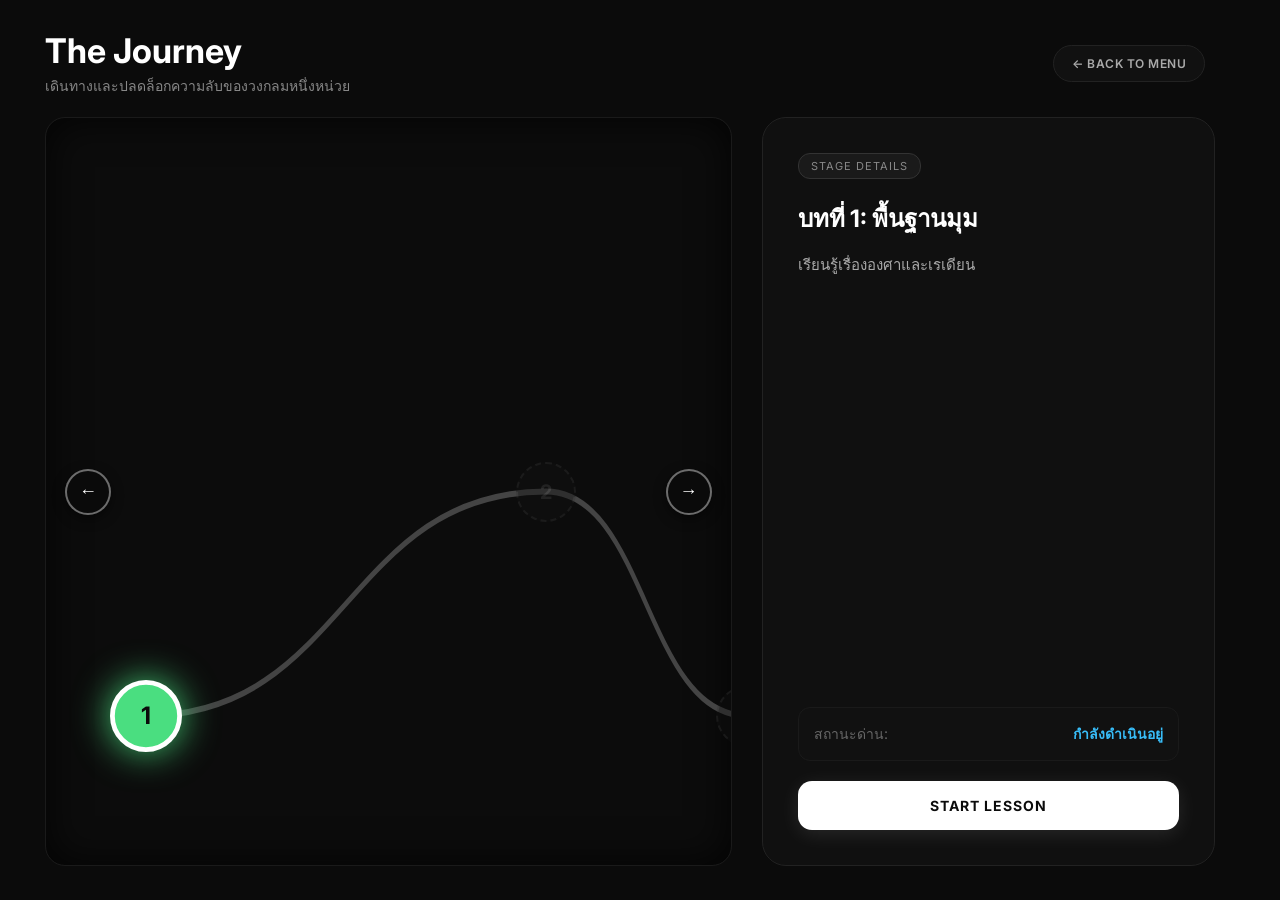
<file: learn.html>
<!DOCTYPE html>
<html lang="th">
<head>
    <meta charset="UTF-8">
    <meta name="viewport" content="width=device-width, initial-scale=1.0">
    <title>Trig - Pathway Map</title>
    <link rel="stylesheet" href="style/learn.css">
    <link href="https://fonts.googleapis.com/css2?family=Inter:wght@400;500;700&display=swap" rel="stylesheet">
</head>
<body>

    <main class="hero">
        <div class="container map-wrapper">
            
            <div class="top-row">
                <div class="title-text">
                    <h1>The Journey</h1>
                    <p>เดินทางและปลดล็อกความลับของวงกลมหนึ่งหน่วย</p>
                </div>

                <button class="btn-back" onclick="goBack()">← BACK TO MENU</button>
            </div>

            <div class="split-container">
                
                <div class="map-section">
                    <div class="scroll-controls">
                        <button class="btn-scroll" onclick="scrollMap(-300)" title="เลื่อนซ้าย">←</button>
                        <button class="btn-scroll" onclick="scrollMap(300)" title="เลื่อนขวา">→</button>
                    </div>

                    <button id="btnSelectNode" class="btn-select-node" onclick="openPopup()">ดูข้อมูลด่าน</button>

                    <div class="map-scroll-window" id="mapScrollWindow">
                        <div class="map-area">
                            <svg class="map-path" viewBox="0 0 2000 500" preserveAspectRatio="none">
                                <path d="M 100 400 C 300 400, 300 250, 500 250 C 600 250, 600 400, 700 400 C 800 400, 800 150, 900 150 C 1100 150, 1100 350, 1300 350 C 1500 350, 1500 200, 1700 200 C 1800 200, 1850 300, 1900 300" 
                                      fill="none" stroke="#444" stroke-width="4" />
                            </svg>

                            <button class="map-node unlocked" style="left: 5%; top: 80%;" data-title="บทที่ 1" onclick="selectLesson(1)">1</button>
                            <button class="map-node locked" style="left: 25%; top: 50%;" data-title="บทที่ 2" onclick="selectLesson(2)">2</button>
                            <button class="map-node locked" style="left: 35%; top: 80%;" data-title="บทที่ 3" onclick="selectLesson(3)">3</button>
                            <button class="map-node locked" style="left: 45%; top: 30%;" data-title="บทที่ 4" onclick="selectLesson(4)">4</button>
                            <button class="map-node locked" style="left: 65%; top: 70%;" data-title="บทที่ 5" onclick="selectLesson(5)">5</button>
                            <button class="map-node locked" style="left: 85%; top: 40%;" data-title="บทที่ 6" onclick="selectLesson(6)">6</button>
                            <button class="map-node treasure locked" style="left: 95%; top: 60%;" data-title="บททดสอบสุดท้าย" onclick="selectLesson(7)">X</button>
                        </div>
                    </div>
                </div>

                <div class="info-section" id="infoSection">
                    <button class="btn-close-popup" onclick="closePopup()">×</button>
    
                    <div class="info-badge">STAGE DETAILS</div>
                    <h2 id="infoTitle">เลือกบทเรียน</h2>
                    <p id="infoDesc">คลิกเลือกตัวเลขด่านบนแผนที่ทางฝั่งซ้าย เพื่อดูรายละเอียดเนื้อหาและเงื่อนไขการเข้าเรียน</p>
                    
                    <div class="info-status-box">
                        <span class="status-label">สถานะด่าน:</span>
                        <span id="infoStatus" class="status-value">-</span>
                    </div>

                    <button class="btn-start-disabled" id="btnStartLesson" onclick="startCurrentLesson()">
                        START LESSON
                    </button>
                </div>

            </div>
        </div>
    </main>

    <script src="script.js"></script>
</body>
</html>
</file>
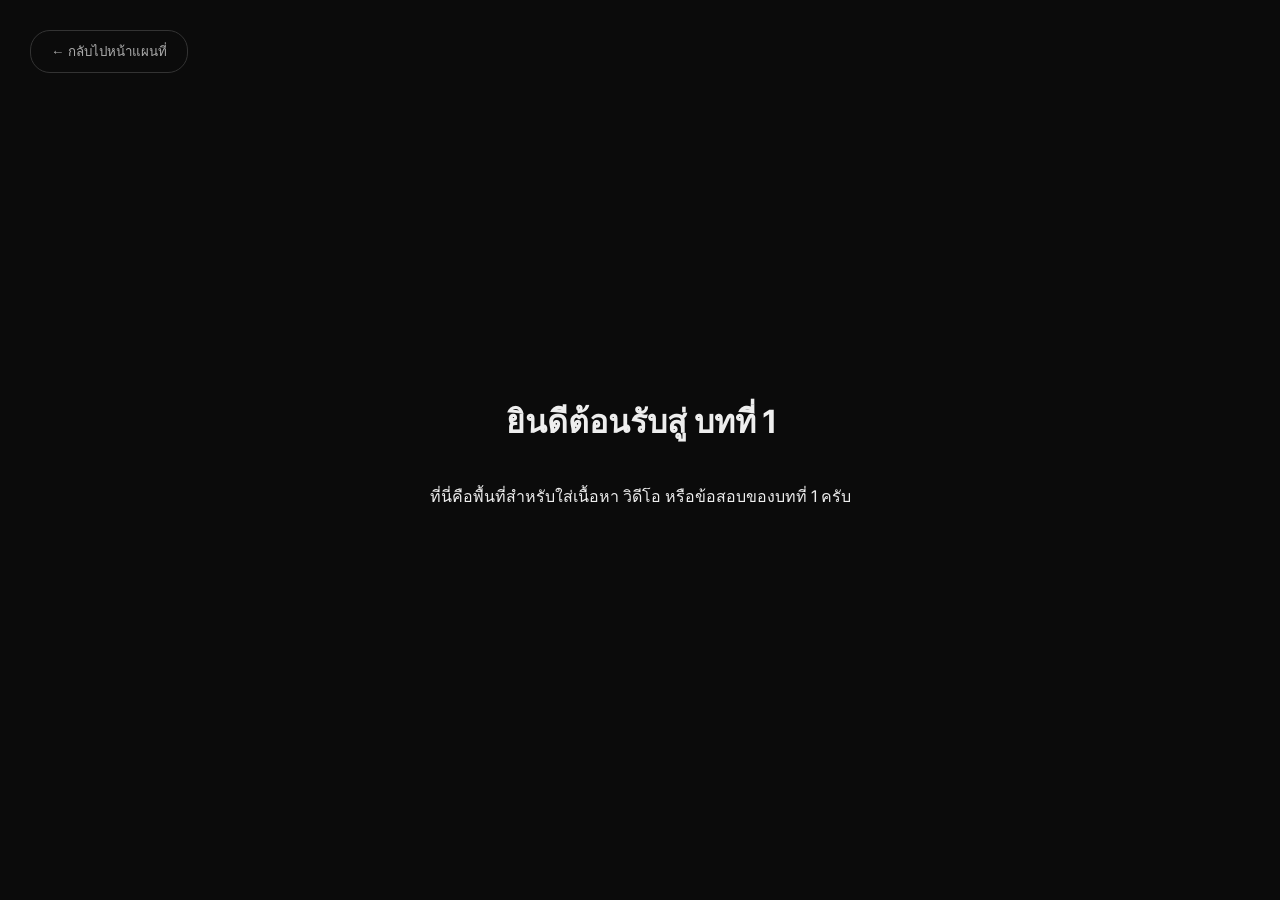
<file: learn_stage_1.html>
<!DOCTYPE html>
<html lang="th">
<head>
    <meta charset="UTF-8">
    <meta name="viewport" content="width=device-width, initial-scale=1.0">
    <title>Stage 1 - พื้นฐานมุม</title>
    <link href="https://fonts.googleapis.com/css2?family=Inter:wght@400;500;700&display=swap" rel="stylesheet">
    <style>
        body {
            margin: 0;
            font-family: 'Inter', sans-serif;
            background-color: #0b0b0b; 
            color: #eee;
            height: 100dvh;
            display: flex;
            flex-direction: column;
            align-items: center;
            justify-content: center;
        }

        .btn-back {
            position: absolute;
            top: 30px;
            left: 30px;
            background: transparent;
            color: #aaa;
            border: 1px solid #333;
            padding: 10px 20px;
            border-radius: 20px;
            cursor: pointer;
            transition: 0.3s;
            font-weight: 500;
        }

        .btn-back:hover {
            background: #fff;
            color: #000;
        }
    </style>
</head>
<body>

    <button class="btn-back" onclick="goBackToMap()">← กลับไปหน้าแผนที่</button>

    <h1>ยินดีต้อนรับสู่ บทที่ 1</h1>
    <p>ที่นี่คือพื้นที่สำหรับใส่เนื้อหา วิดีโอ หรือข้อสอบของบทที่ 1 ครับ</p>

    <script>
        function goBackToMap() {
            try {
            // เช็กว่ามีหน้าต่างหลักครอบอยู่ไหม แล้วสั่งสลับกลับไปหน้าแผนที่ ('learn') ตรงๆ
                if (window.parent && typeof window.parent.switchPage === 'function') {
                    window.parent.switchPage('learn');
                } else {
                // แผนสำรองหากเปิดทดสอบไฟล์แยกเดี่ยว
                    window.location.href = 'learn.html';
                }
            } catch (e) {
                console.error("เกิดข้อผิดพลาดในการกดย้อนกลับ:", e);
            }
        }
    </script>
</body>
</html>
</file>
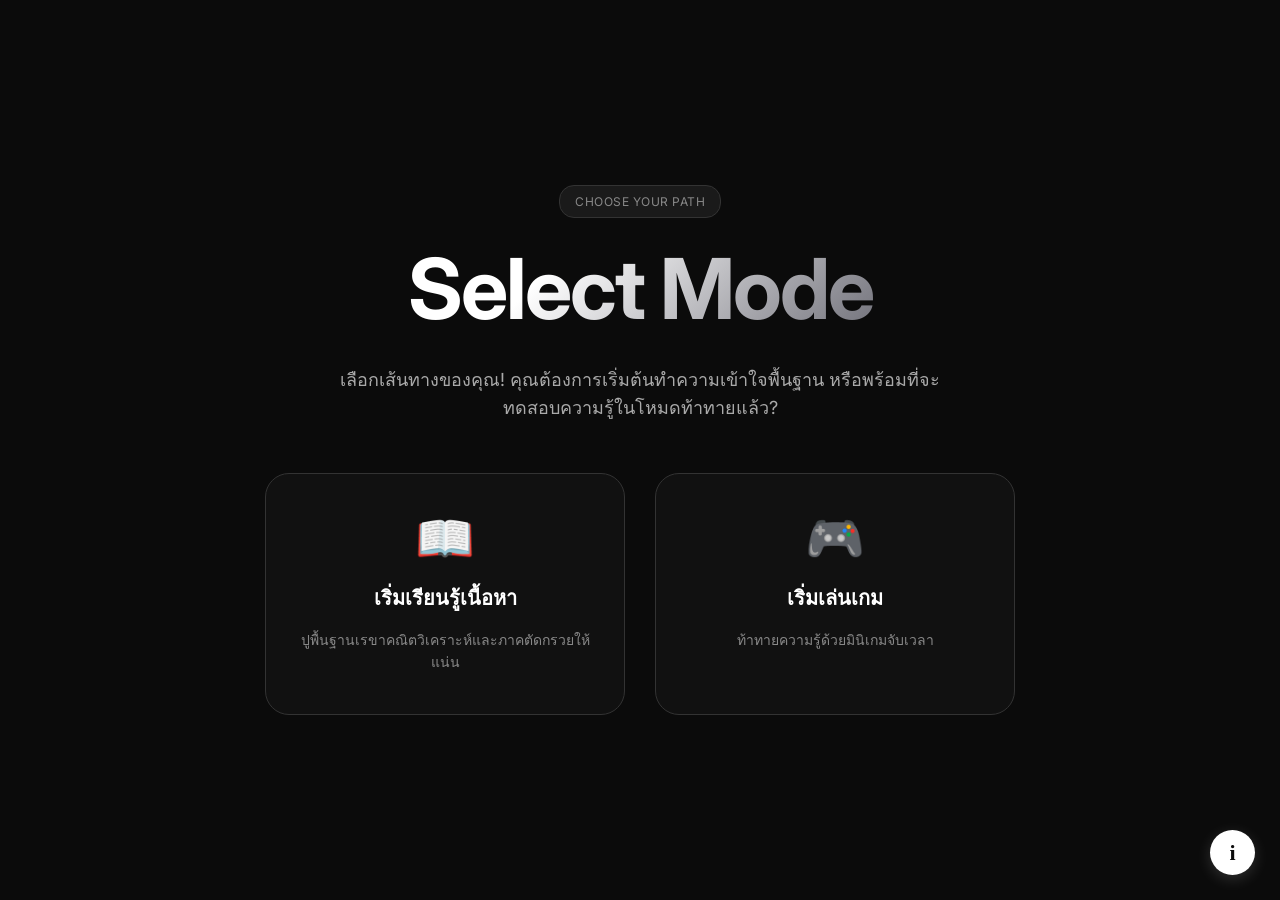
<file: menu.html>
<!DOCTYPE html>
<html lang="th">
<head>
    <meta charset="UTF-8">
    <meta name="viewport" content="width=device-width, initial-scale=1.0">
    <title>Trig Game - Main Menu</title>
    <link rel="stylesheet" href="style/main.css">
    <link href="https://fonts.googleapis.com/css2?family=Inter:wght@400;500;700&display=swap" rel="stylesheet">
</head>
<body>



    <main class="hero">
        <div class="container">
            <div class="beta-notice">CHOOSE YOUR PATH</div>
            <h1>Select Mode</h1>
            
            <p class="description-text">
                เลือกเส้นทางของคุณ! คุณต้องการเริ่มต้นทำความเข้าใจพื้นฐาน หรือพร้อมที่จะทดสอบความรู้ในโหมดท้าทายแล้ว?
            </p>
            
            <div class="mode-cards">
                <button class="mode-card" onclick="goToLearn()">
                    <div class="card-icon">📖</div>
                    <h3>เริ่มเรียนรู้เนื้อหา</h3>
                    <span class="card-desc">ปูพื้นฐานเรขาคณิตวิเคราะห์และภาคตัดกรวยให้แน่น</span>
                </button>

                <button class="mode-card" onclick="goToGame()">
                    <div class="card-icon">🎮</div>
                    <h3>เริ่มเล่นเกม</h3>
                    <span class="card-desc">ท้าทายความรู้ด้วยมินิเกมจับเวลา</span>
                </button>
            </div>
        </div>
    </main>

    <button class="btn-ref-circle" onclick="showReference()" title="📚 อ้างอิง">
        i
    </button>

    <script src="script.js"></script>
</body>
</html>
</file>
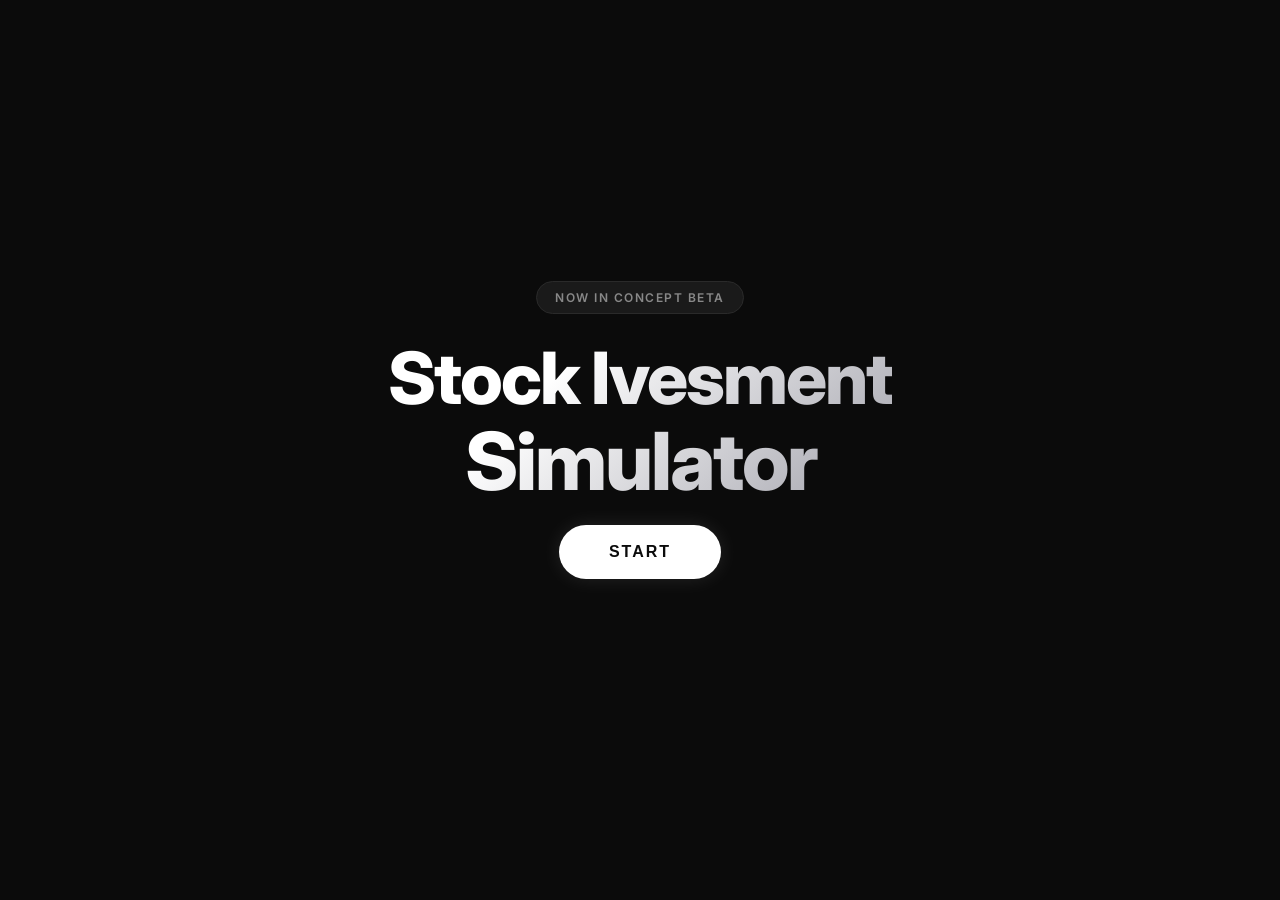
<file: start.html>
<!DOCTYPE html>
<html lang="th">
<head>
    <meta charset="UTF-8">
    <meta name="viewport" content="width=device-width, initial-scale=1.0">
    <title>Trig</title>
    
    <link rel="stylesheet" href="style/start.css">    
    
    <link rel="preconnect" href="https://fonts.googleapis.com">
    <link rel="preconnect" href="https://fonts.gstatic.com" crossorigin>
    <link href="https://fonts.googleapis.com/css2?family=Inter:wght@400;500;700&display=swap" rel="stylesheet">
</head>
<body>

    <main class="hero">
        <div class="container">
            <div class="beta-notice">NOW IN CONCEPT BETA</div>
            <h1 class="main-title">
                Stock Ivesment <br> 
                <span class="highlight">Simulator</span>
            </h1>
            
            <div class="cta-buttons">
                <button class="btn-primary" onclick="startGame()">START</button>
            </div>
        </div>
    </main>

    <script src="script.js"></script>
</body>
</html>
</file>
<file: style/learn.css>
/* =========================================
   1. THE SETUP & GLOBALS
   ========================================= */
   html {
    background-color: #0b0b0b; /* ล็อกสีพื้นหลังสุดให้เป็นสีดำกลมกลืนกับตัวเว็บ */
}
/* ใส่ไว้ส่วนบนๆ ของไฟล์ CSS */
body {
    opacity: 0; /* สั่งให้ซ่อนไว้ก่อนตั้งแต่ยังไม่เริ่มวาดหน้า */
    animation: fadeIn 0.4s ease-out forwards; /* เรียกใช้แอนิเมชันให้สว่างขึ้น */
}

@keyframes fadeIn {
    from { opacity: 0; }
    to { opacity: 1; }
}
* {
    box-sizing: border-box;
}
body {
    margin: 0;
    font-family: 'Inter', sans-serif;
    background-color: #0b0b0b;
    color: #eee;
    overflow: hidden; 
    width: 100vw;       /* 🔴 ล็อกความกว้างตัวบอร์ดี้เท่าหน้าจอจริง */
    height: 100dvh; 
    display: flex;
    flex-direction: column;
    -webkit-user-select: none;
    user-select: none;
}

body::before {
    content: '';
    position: fixed;
    top: 0; left: 0; width: 100%; height: 100%;
    background-image: linear-gradient(#1a1a1a 1px, transparent 1px), linear-gradient(90deg, #1a1a1a 1px, transparent 1px);
    background-size: 50px 50px;
    opacity: 0.15; z-index: -2;
    z-index: -2;
}

/* =========================================
   2. TOP ROW: จัดเนื้อหาแยกฝั่งซ้าย - ขวา
   ========================================= */
.top-row {
    display: flex;
    justify-content: space-between; 
    align-items: center;           
    width: 100%;                   
    margin-top: 0; 
    margin-bottom: 20px;     
    padding-right: 10px; /* 🟢 ดึงปุ่ม BACK TO MENU ให้ห่างขอบขวาเพิ่มขึ้นอีกหน่อย */
    text-align: left;              
    flex-shrink: 0;                
}

.title-text h1 {
    font-size: 34px;
    font-weight: 700;
    margin: 0 0 4px 0;       
    color: #fff;
}

.title-text p {
    color: #888;
    margin: 0;
    font-size: 14px;
}

.btn-back {
    background: #111;
    color: #aaa;
    border: 1px solid #222;
    padding: 10px 18px;
    border-radius: 20px;
    font-size: 12px;
    font-weight: 600;
    letter-spacing: 0.5px;
    cursor: pointer;
    transition: all 0.3s ease;
    font-family: 'Inter', sans-serif;
    white-space: nowrap; 
}

.btn-back:hover {
    background: #ffffff;
    color: #0b0b0b;
    border-color: #ffffff;
    box-shadow: 0 4px 15px rgba(255, 255, 255, 0.1);
}

/* =========================================
   3. MAP CONTAINER, SPLIT LAYOUT & SCROLL
   ========================================= */
.hero {
    width: 100vw;                  
    height: 100vh;                 
    display: flex; 
    flex-direction: column;
    justify-content: flex-start; 
    align-items: stretch;          
    
    /* 🟢 ปรับตรงนี้: เพิ่ม padding ฝั่งขวา (ตัวเลขที่สอง) จาก 40px เป็น 60px หรือ 70px */
    /* เรียงลำดับเป็น: บน(30px) ขวา(65px) ล่าง(24px) ซ้าย(45px) */
    padding: 30px 65px 24px 45px;  
    
    overflow: hidden; 
}

.map-wrapper {
    width: 100%; 
    height: 100%; 
    display: flex; 
    flex-direction: column; 
    align-items: stretch;          /* 🔴 เปลี่ยนเป็น stretch เพื่อคุมระเบียบแถว */
    animation: fadeUp 0.8s ease-out forwards;
    min-height: 0; 
    min-width: 0;                  /* 🔴 ป้องกันการขยายตัวเกินขอบเขต Flex */
}

@keyframes fadeUp {
    from { opacity: 0; transform: translateY(20px); }
    to { opacity: 1; transform: translateY(0); }
}

/* กล่องแบ่งโครงสร้างหน้าจอ ซ้าย/ขวา */
.split-container {
    display: flex;
    width: 100%;
    gap: 30px;
    flex-grow: 1;
    min-height: 0;                 /* ล็อกความสูงไม่ให้เกินขอบล่างหน้าจอ */
    min-width: 0;                  /* 🔴 ป้องกันแผนที่ด้านในดันความกว้างกล่องแตก */
    margin-bottom: 10px;
}

/* โซนแผนที่ (ฝั่งซ้าย) */
.map-section {
    flex: 1.8; 
    display: flex;
    flex-direction: column;
    min-width: 0;
    min-height: 0;
    position: relative;      
}

.scroll-controls {
    position: absolute;
    top: 50%; /* จัดให้อยู่กึ่งกลางแนวตั้งของช่องเลือกด่าน */
    left: 0;
    right: 0;
    transform: translateY(-50%);
    display: flex;
    justify-content: space-between; /* แยกปุ่มซ้าย-ขวา ไปไว้ที่ขอบสองฝั่ง */
    padding: 0 20px; /* เว้นระยะห่างจากขอบกล่องเข้ามานิดนึง */
    z-index: 30; /* ดันให้อยู่เลเยอร์บนสุด เหนือเส้น SVG และวงกลมด่าน */
    pointer-events: none; /* 🌟 สำคัญมาก: ป้องกันไม่ให้กล่องเปล่าๆ ไปบังการจิ้มเลือกด่าน */
}

/* 3. ปรับแต่งปุ่มลูกศรให้เป็นวงกลมลอยแบบพรีเมียม */
.btn-scroll {
    pointer-events: auto; /* เปิดให้ตัวปุ่มสามารถกดคลิกได้ปกติ */
    width: 46px;
    height: 46px;
    background-color: rgba(11, 11, 11, 0.8); /* สีดำโปร่งแสง เนียนไปกับพื้นหลัง */
    border: 2px solid rgba(255, 255, 255, 0.4);
    color: #ffffff;
    border-radius: 50%; /* เปลี่ยนปุ่มเป็นวงกลมโมเดิร์น */
    font-size: 18px;
    font-weight: bold;
    cursor: pointer;
    display: flex;
    align-items: center;
    justify-content: center;
    transition: all 0.2s ease;
    box-shadow: 0 4px 12px rgba(0, 0, 0, 0.5); /* ใส่เงาให้ปุ่มดูลอยขึ้นมาจากแผนที่ */
}

/* เอฟเฟกต์ตอนเอาเมาส์ไปชี้ปุ่ม */
.btn-scroll:hover {
    background-color: #ffffff;
    color: #0b0b0b;
    border-color: #ffffff;
    transform: scale(1.1); /* ขยายใหญ่ขึ้นเล็กน้อยตอนชี้ */
    box-shadow: 0 0 15px rgba(255, 255, 255, 0.4);
}

/* เอฟเฟกต์ตอนกดคลิกปุ่ม */
.btn-scroll:active {
    transform: scale(0.95);
}
/* กรอบเลื่อนหน้าต่างแผนที่ */
.map-scroll-window {
    width: 100%;
    flex-grow: 1;
    overflow-x: auto;  
    overflow-y: hidden;
    border-radius: 20px;
    background-color: rgba(15, 15, 15, 0.5);
    border: 1px solid #1a1a1a;
    box-shadow: inset 0 0 40px rgba(0,0,0,0.8); 
    min-height: 0;                 /* 🔴 เปิดทางให้ระบบ Scroll ทำงานได้อย่างถูกต้อง */
}

/* ตกแต่งแถบเลื่อนเฉพาะฝั่งแผนที่ */
.map-scroll-window::-webkit-scrollbar { height: 6px; }
.map-scroll-window::-webkit-scrollbar-track { background: #0f0f0f; border-radius: 10px; }
.map-scroll-window::-webkit-scrollbar-thumb { background: #222; border-radius: 10px; }
.map-scroll-window::-webkit-scrollbar-thumb:hover { background: #444; }

.map-area {
    position: relative;
    width: 2000px; 
    height: 100%; 
}

.map-path {
    position: absolute;
    top: 0; left: 0;
    width: 100%; height: 100%;
    z-index: 1;
}

/* =========================================
   4. INFO PANEL (กล่องข้อมูลฝั่งขวา)
   ========================================= */
.info-section {
    flex: 1; 
    background: rgba(20, 20, 20, 0.6);
    border: 1px solid #222;
    border-radius: 24px;
    padding: 35px;
    display: flex;
    flex-direction: column;
    align-items: flex-start;
    text-align: left;
    backdrop-filter: blur(10px);
    min-height: 0;
    min-width: 0;                  /* 🔴 ป้องกันกล่องข้อมูลโดนบีบหาย */
}

.info-badge {
    font-size: 11px;
    color: #888;
    background: #1a1a1a;
    padding: 5px 12px;
    border-radius: 12px;
    border: 1px solid #333;
    margin-bottom: 20px;
    letter-spacing: 1px;
    flex-shrink: 0;
}

.info-section h2 {
    font-size: 24px;
    font-weight: 700;
    margin: 0 0 15px 0;
    color: #fff;
    flex-shrink: 0;
}

.info-section p {
    font-size: 15px;
    color: #aaa;
    line-height: 1.6;
    margin: 0 0 25px 0;
    flex-grow: 1; 
    overflow-y: auto; 
}

.info-status-box {
    width: 100%;
    background: #111;
    border: 1px solid #1a1a1a;
    border-radius: 12px;
    padding: 15px;
    display: flex;
    justify-content: space-between;
    align-items: center;
    margin-bottom: 20px;
    flex-shrink: 0;
}

.status-label { font-size: 14px; color: #666; }
.status-value { font-size: 14px; font-weight: 600; }

/* ดีไซน์ปุ่มกดเริ่มบทเรียนด้านล่างสุด */
.btn-start-disabled {
    width: 100%;
    padding: 16px;
    border-radius: 14px;
    font-size: 14px;
    font-weight: 700;
    letter-spacing: 1px;
    border: none;
    background-color: #222;
    color: #555;
    cursor: not-allowed;
    transition: all 0.3s ease;
    font-family: 'Inter', sans-serif;
    flex-shrink: 0;
}

.btn-start-active {
    width: 100%;
    padding: 16px;
    border-radius: 14px;
    font-size: 14px;
    font-weight: 700;
    letter-spacing: 1px;
    border: none;
    background-color: #ffffff;
    color: #0b0b0b;
    cursor: pointer;
    transition: all 0.3s ease;
    font-family: 'Inter', sans-serif;
    box-shadow: 0 4px 20px rgba(255, 255, 255, 0.1);
    flex-shrink: 0;
}

.btn-start-active:hover {
    transform: translateY(-2px);
    box-shadow: 0 6px 25px rgba(255, 255, 255, 0.2);
}

/* =========================================
   5. MAP NODES (จุดบนแผนที่ยังใช้โค้ดเดิม)
   ========================================= */
.map-node {
    position: absolute;
    width: 60px; height: 60px;
    border-radius: 50%;
    transform: translate(-50%, -50%);
    z-index: 2;
    display: flex; justify-content: center; align-items: center;
    font-size: 20px; font-weight: 700;
    font-family: 'Inter', sans-serif;
    cursor: pointer;
    transition: all 0.3s ease;
}
.map-node.unlocked { background-color: #0b0b0b; color: #fff; border: 2px solid #fff; }
.map-node.unlocked:hover { background-color: #1a1a1a; transform: translate(-50%, -50%) scale(1.1); }
.map-node.active { background-color: #fff; color: #0b0b0b; border: none; box-shadow: 0 0 20px rgba(255, 255, 255, 0.4); animation: pulse 2s infinite; }
.map-node.active:hover { transform: translate(-50%, -50%) scale(1.15); }

@keyframes pulse {
    0% { box-shadow: 0 0 0 0 rgba(255, 255, 255, 0.4); }
    70% { box-shadow: 0 0 0 15px rgba(255, 255, 255, 0); }
    100% { box-shadow: 0 0 0 0 rgba(255, 255, 255, 0); }
}

.map-node.locked { background-color: #0b0b0b; color: #444; border: 2px dashed #444; cursor: not-allowed; }
.map-node.treasure { font-family: serif; font-size: 28px; background-color: transparent; border: none; color: #444; }

.map-node::after { display: none; }


/* =========================================
   🌟 MARKER อัปเกรด: มาร์กด่านปัจจุบันให้เห็นชัดเจนแบบถาวร
   ========================================= */
.map-node.active {
    background-color: #4ade80 !important; /* เปลี่ยนเป็นสีเขียวสว่างเด่นๆ */
    color: #0b0b0b !important; /* ตัวหนังสือสีดำให้ตัดกัน */
    border: 4px solid #ffffff !important; /* ขอบหนาสีขาว */
    box-shadow: 0 0 30px rgba(74, 222, 128, 0.9) !important; /* แสงเรืองรองรอบๆ */
    transform: translate(-50%, -50%) scale(1.2) !important; /* ขยายขนาดวงกลมค้างไว้ */
    z-index: 10 !important; /* ดันให้อยู่เลเยอร์หน้าสุดเสมอ */
}

/* 📍 เพิ่มหมุดลอยเด้งๆ ชี้เป้าด่านที่เลือกไว้ */
.map-node.active::before {
    position: absolute;
    top: -45px;
    font-size: 28px;
    animation: floatPin 1.5s ease-in-out infinite; /* สั่งให้เด้งขึ้นลงสมูทๆ */
    filter: drop-shadow(0 4px 6px rgba(0,0,0,0.5));
}

/* แอนิเมชันสำหรับหมุดเด้ง */
@keyframes floatPin {
    0%, 100% { transform: translateY(0); }
    50% { transform: translateY(-10px); }
}

/* ซ่อนปุ่ม Select และปุ่มปิดป๊อปอัพ บนหน้าจอคอมพิวเตอร์ปกติ */
.btn-select-node { display: none; }
.btn-close-popup { display: none; }

/* =========================================
   📱 โหมดแท็บเล็ตและมือถือ (iPad / Safari Fix) - หน้า Learn
   ========================================= */
/* =========================================
   📱 อัปเดตแก้ปัญหาติดขอบล่างบน iPad (ในไฟล์ style/learn.css)
   ========================================= */
@media (max-width: 1024px) {
    
    /* 📍 1. หักลบความสูงของพื้นที่แสดงผลรวมลงอีก เพื่อไม่ให้กล่องหลักไปเบียดชิดขอบล่าง */
    .split-container {
        flex-direction: column;
        overflow: hidden;
        margin: 0 !important;
        /* เปลี่ยนจาก -80px เป็นคำสั่งด้านล่างนี้ เพื่อเว้นพื้นที่ด้านล่างเพิ่มขึ้น */
        height: calc(100dvh - 110px - env(safe-area-inset-bottom)) !important; 
    }

    /* 📍 2. เพิ่มพื้นที่ว่างใต้แผนที่ เพื่อดันให้วงกลมด่านต่างๆ ลอยสูงขึ้น ไม่ติดขอบล่างของกล่อง */
    .map-scroll-window {
        padding-bottom: 90px !important; /* ดันเนื้อหาและวงกลมด่านด้านล่างขึ้นมา */
    }

    /* 📍 3. ขยับปุ่มสีเขียว "ดูข้อมูลด่าน" ให้ลอยสูงขึ้นพ้นจากแถบสไลด์หน้าจอของ iPad */
    .btn-select-node {
        display: block;
        position: fixed;
        left: 50%;
        transform: translateX(-50%);
        z-index: 90;
        background-color: #4ade80;
        color: #0b0b0b;
        border: none;
        padding: 14px 28px;
        font-size: 15px;
        font-weight: bold;
        border-radius: 50px;
        box-shadow: 0 8px 25px rgba(74, 222, 128, 0.4);
        
        /* 🛠️ ปรับตรงนี้: ขยับความสูงจากขอบล่างเพิ่มขึ้นจาก 50px เป็น 85px */
        bottom: calc(85px + env(safe-area-inset-bottom)) !important; 
    }

    /* 📍 4. เพิ่มพื้นที่ด้านล่างสุดข้างใน Pop-up ข้อมูลด่าน ให้ตัวหนังสือโปร่งและลอยสูงขึ้น */
    .info-section {
        position: fixed;
        bottom: -100%; 
        left: 0;
        width: 100%;
        height: auto;
        max-height: 70dvh; /* ปรับลดความสูงป๊อปอัพลงเล็กน้อยไม่ให้บังมิดจอ */
        overflow-y: auto; 
        -webkit-overflow-scrolling: touch;
        background-color: #111111;
        border-top: 1px solid #333;
        border-top-left-radius: 25px;
        border-top-right-radius: 25px;
        z-index: 100;
        transition: bottom 0.4s cubic-bezier(0.25, 1, 0.5, 1);
        box-shadow: 0 -10px 40px rgba(0, 0, 0, 0.9);
        
        /* 🛠️ ปรับตรงนี้: เพิ่มระยะขอบล่างสุดในป๊อปอัพจาก 50px เป็น 90px เพื่อหนีขอบจอ */
        padding: 35px 25px calc(90px + env(safe-area-inset-bottom)) 25px !important; 
    }

    .info-section.show-popup {
        bottom: 0;
    }
}
</file>
<file: style/main.css>
/* =========================================
   1. THE SETUP & GLOBALS
   ========================================= */
html {
    background-color: #0b0b0b; 
}

* { 
    box-sizing: border-box; 
}

body {
    margin: 0;
    font-family: 'Inter', sans-serif;
    background-color: #0b0b0b;
    color: #eee;
    overflow: hidden; /* 🌟 บังคับล็อกห้ามมี Scrollbar ทุกชนิดบนหน้าจอคอม */
    height: 100dvh; 
    display: flex;
    flex-direction: column;
    -webkit-user-select: none;
    user-select: none;
    
    opacity: 0;
    animation: fadeIn 0.4s ease-out forwards;
}

@keyframes fadeIn {
    from { opacity: 0; }
    to { opacity: 1; }
}

body::before {
    content: '';
    position: fixed;
    top: 0;
    left: 0;
    width: 100%;
    height: 100%;
    background-image: linear-gradient(#1a1a1a 1px, transparent 1px), linear-gradient(90deg, #1a1a1a 1px, transparent 1px);
    background-size: 50px 50px;
    opacity: 0.15;
    z-index: -2;
}

/* =========================================
   2. HEADER & LOGO
   ========================================= */
header {
    background-color: transparent;
    padding: 30px 0;
    border-bottom: 1px solid #1a1a1a;
    width: 100%;
    flex-shrink: 0; 
}

header .container { 
    justify-content: flex-start; 
    align-items: center; 
    display: flex;
    padding: 0 40px;
}

.logo {
    font-size: 18px;
    font-weight: 700;
    letter-spacing: 1px;
    color: #fff;
}

.logo .platform { 
    color: #888; 
    font-weight: 400; 
}

/* =========================================
   3. REFERENCE BUTTON ('i')
   ========================================= */
button { font-family: 'Inter', sans-serif; }

.btn-ref-circle {
    width: 45px;
    height: 45px;
    background-color: #ffffff;
    color: #0b0b0b;
    border-radius: 50%;
    position: fixed;
    bottom: 25px;
    right: 25px;
    z-index: 100;
    font-family: serif;
    font-weight: bold;
    font-size: 22px;
    /* font-style: italic; */
    display: flex;
    align-items: center;
    justify-content: center;
    box-shadow: 0 4px 15px rgba(255, 255, 255, 0.15);
    transition: all 0.3s ease;
    border: none;
    cursor: pointer;
}

.btn-ref-circle:hover { 
    background-color: #f4f4f5;
    transform: scale(1.1) translateY(-3px);
    box-shadow: 0 8px 25px rgba(255, 255, 255, 0.3);
}

/* =========================================
   4. HERO SECTION & TYPOGRAPHY
   ========================================= */
.hero {
    flex-grow: 1; 
    display: flex;
    flex-direction: column;
    justify-content: center;
    align-items: center;
    text-align: center;
    position: relative;
    padding: 0;
    overflow: hidden; /* 🌟 ป้องกันองค์ประกอบภายในดันจนเกิด Scrollbar */
}
.hero .container { 
    flex-direction: column; 
    align-items: center; 
    display: flex;
    animation: fadeUp 1s ease-out forwards;
    width: 100%;
}

@keyframes fadeUp {
    from { opacity: 0; transform: translateY(30px); }
    to { opacity: 1; transform: translateY(0); }
}

.beta-notice {
    font-size: 12px;
    color: #888;
    background-color: #1a1a1a;
    padding: 8px 15px;
    border-radius: 15px;
    margin-bottom: 25px;
    letter-spacing: 0.5px;
    border: 1px solid #333;
}

h1 {
    font-size: 84px;
    font-weight: 700;
    line-height: 1.1;
    margin: 0 0 30px 0;
    letter-spacing: -2px;
    background: linear-gradient(135deg, #ffffff 30%, #71717a 100%);
    background-clip: text;
    -webkit-background-clip: text;
    -webkit-text-fill-color: transparent;
}

.hero p {
    font-size: 18px;
    color: #aaa;
    max-width: 600px;
    margin: 0 0 50px 0;
    line-height: 1.6;
}

.description-text {
    color: #888888;
    font-size: 16px;       
    max-width: 720px;      
    margin: 0 auto 40px auto; 
    line-height: 1.6;
    font-weight: 400;
}

/* =========================================
   5. MODE CARDS (จัดระดับการ์ดให้สมดุล)
   ========================================= */
.mode-cards {
    display: flex;
    justify-content: center;
    align-items: stretch; /* บังคับให้การ์ดสูงเท่ากันเสมอ */
    gap: 30px;
    width: 100%;
    max-width: 750px; 
}

.mode-card {
    flex: 1; 
    display: flex;
    flex-direction: column;
    align-items: center;
    justify-content: flex-start; /* จัดเรียงของจากบนลงล่าง */
    padding: 40px 30px;
    
    background-color: #111111;
    border: 1px solid #333333;
    border-radius: 24px;
    cursor: pointer;
    transition: all 0.3s ease;
    text-align: center;
}

.mode-card .card-icon {
    font-size: 48px;
    margin-bottom: 20px;
    line-height: 1;
    transition: transform 0.3s ease;
}

.mode-card h3 {
    font-size: 20px;
    font-weight: 600;
    color: #ffffff;
    margin: 0 0 15px 0;
}

.mode-card .card-desc {
    font-size: 14px;
    color: #888;
    line-height: 1.6;
    flex-grow: 1; /* 🌟 สำคัญมาก: ช่วยดึงพื้นที่ว่าง ทำให้ข้อความและไอคอนไม่เบี้ยว */
}

.mode-card:hover {
    background-color: #1a1a1a;
    transform: translateY(-5px);
    border-color: #38bdf8; 
    box-shadow: 0 10px 30px rgba(56, 189, 248, 0.15);
}

.mode-card:hover .card-icon {
    transform: scale(1.15) rotate(5deg); 
}

/* =========================================
   6. RESPONSIVE DESIGN (สำหรับมือถือและแท็บเล็ต)
   ========================================= */
@media (max-width: 1024px) {
    body, html {
        height: 100dvh !important;
        overflow: hidden !important;
    }

    .hero {
        height: 100dvh !important;
        overflow-y: auto !important; 
        -webkit-overflow-scrolling: touch;
        padding: 40px 20px; 
        justify-content: flex-start;
    }
    
    .description-text {
        font-size: 14px;
        padding: 0 10px;
        margin-bottom: 30px;
    }
}

@media (max-width: 768px) {
    header .container { padding: 0 20px; justify-content: center; }
    h1 { font-size: 48px; }
    
    .mode-cards {
        flex-direction: column;
        align-items: center;
        gap: 20px;
    }
    
    .mode-card { 
        width: 100%; 
        max-width: 350px; 
        padding: 30px 20px; 
        flex: none; /* ปิดการยืดบนมือถือ */
    }
}
</file>
<file: style/start.css>
/* =========================================
   1. THE SETUP & GLOBALS
   ========================================= */

html {
    background-color: #0b0b0b; /* ล็อกสีพื้นหลังสุดให้เป็นสีดำกลมกลืนกับตัวเว็บ */
}

/* ใส่ไว้ส่วนบนๆ ของไฟล์ CSS */
body {
    margin: 0;
    font-family: 'Inter', sans-serif;
    background-color: #0b0b0b;
    color: #eee;
    overflow: hidden; 
    height: 100dvh; 
    display: flex;
    flex-direction: column;
    -webkit-user-select: none; /* สำหรับ Safari */
    user-select: none;         /* สำหรับ Chrome, Firefox และเบราว์เซอร์ทั่วไป */
    
    opacity: 0; /* สั่งให้ซ่อนไว้ก่อนตั้งแต่ยังไม่เริ่มวาดหน้า */
    animation: fadeIn 0.4s ease-out forwards; /* เรียกใช้แอนิเมชันให้สว่างขึ้น */
}

* { 
    box-sizing: border-box; 
}

@keyframes fadeIn {
    from { opacity: 0; }
    to { opacity: 1; }
}

/* ลายตารางพื้นหลังแบบจางๆ */
body::before {
    content: '';
    position: fixed;
    top: 0;
    left: 0;
    width: 100%;
    height: 100%;
    background-image: linear-gradient(#1a1a1a 1px, transparent 1px), linear-gradient(90deg, #1a1a1a 1px, transparent 1px);
    background-size: 50px 50px;
    opacity: 0.15;
    z-index: -2;
}

/* =========================================
   2. HERO SECTION & ANIMATION
   ========================================= */
.hero {
    flex-grow: 1; 
    display: flex;
    flex-direction: column;
    justify-content: center;
    align-items: center;
    text-align: center;
    position: relative;
    padding: 0;
}

/* 🌟 อนิเมชันค่อยๆ ลอยขึ้นมาตอนเปิดเว็บ */
.container { 
    flex-direction: column; 
    align-items: center; 
    display: flex;
    animation: fadeUp 1s ease-out forwards;
    width: 100%;
    transform: translateY(-20px); /* 🌟 ดึงกลุ่มเนื้อหาทั้งหมดขึ้นด้านบนเล็กน้อย */
}

@keyframes fadeUp {
    from { opacity: 0; transform: translateY(10px); }
    to { opacity: 1; transform: translateY(-20px); } /* แมตช์กับตัวด้านบน */
}

/* =========================================
   3. TYPOGRAPHY (ตกแต่งข้อความ)
   ========================================= */
.beta-notice {
    font-size: 12px;
    font-weight: 600;
    color: #888; 
    background-color: #1a1a1a;
    border: 1px solid #2a2a2a;
    padding: 8px 18px;
    border-radius: 20px;
    margin-bottom: 24px; /* 🌟 ขยับหัวข้อหลักขึ้นมาใกล้ขึ้นเล็กน้อย */
    letter-spacing: 1.5px;
}

/* การตกแต่งหัวข้อหลัก */
.main-title {
    font-size: 72px; 
    font-weight: 800;
    line-height: 1.1;
    margin: 0 0 20px 0;
    letter-spacing: -2px;
    /* ไล่สีตัวหนังสือหลักจากขาวไปเทา */
    background: linear-gradient(135deg, #ffffff 30%, #a1a1aa 100%);
    background-clip: text;
    -webkit-background-clip: text;
    -webkit-text-fill-color: transparent;
}

/* เล่นสีคำว่า & Conic Sections ให้โดดเด่น */
.main-title .highlight {
    font-size: 80px; 
    /* background: linear-gradient(135deg, #38bdf8 0%, #818cf8 100%); */
    background-clip: text;
    -webkit-background-clip: text;
    -webkit-text-fill-color: transparent;
    /* text-shadow: 0 0 30px rgba(56, 189, 248, 0.3); */
}

/* คำอธิบายสั้นๆ ก่อนเข้าเกม */
.description {
    color: #888888;
    font-size: 18px;
    max-width: 600px;
    margin: 0 auto 75px auto; /* 🌟 เพิ่มจาก 50px เป็น 75px เพื่อผลักปุ่ม START ให้ห่างลงไปอีก */
    line-height: 1.6;
    font-weight: 400;
}

/* =========================================
   4. BUTTON
   ========================================= */
.cta-buttons { 
    display: flex; 
    justify-content: center; 
    align-items: center; 
    width: 100%;
}

.btn-primary {
    background-color: #ffffff;
    color: #0b0b0b;
    padding: 18px 50px;
    border: none;
    border-radius: 40px;
    cursor: pointer;
    font-size: 16px;
    font-weight: 700;
    letter-spacing: 2px;
    box-shadow: 0 0 20px rgba(255, 255, 255, 0.1);
    transition: all 0.3s ease;
    text-transform: uppercase;
}

.btn-primary:hover { 
    background-color: #f4f4f5;
    transform: translateY(-4px);
    box-shadow: 0 10px 30px rgba(255, 255, 255, 0.25);
}

/* =========================================
   5. RESPONSIVE DESIGN (สำหรับมือถือ)
   ========================================= */
@media (max-width: 768px) {
    .container { transform: translateY(-10px); }
    @keyframes fadeUp {
        from { opacity: 0; transform: translateY(10px); }
        to { opacity: 1; transform: translateY(-10px); }
    }
    .main-title { font-size: 48px; }
    .main-title .highlight { font-size: 52px; }
    .description { font-size: 15px; padding: 0 20px; margin-bottom: 55px; } /* 🌟 ปรับระยะห่างบนมือถือให้สมดุลขึ้น */
    .btn-primary { padding: 15px 40px; font-size: 14px; }
}
</file>
